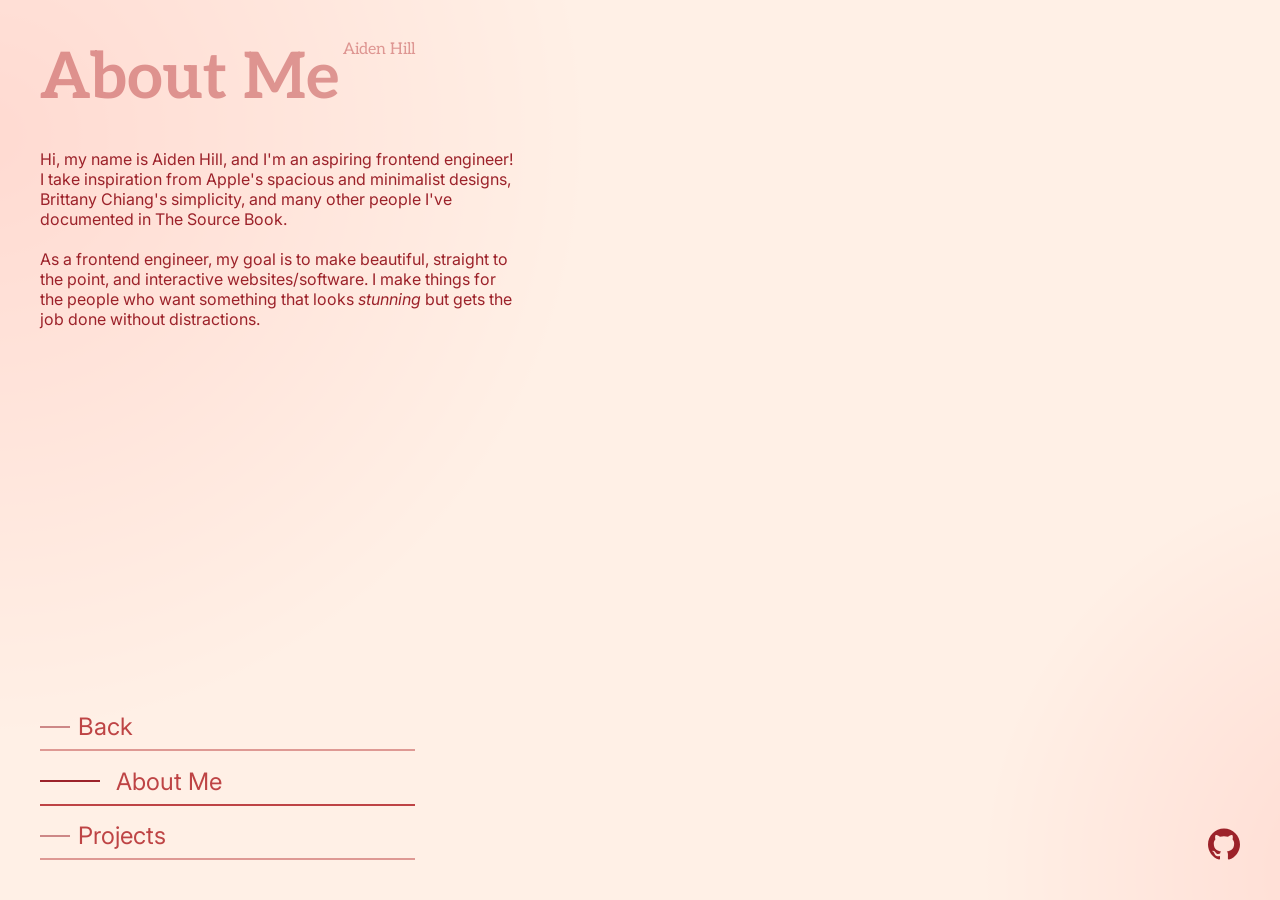
<file: pages/about-me.html>
<!DOCTYPE html>
<html lang="en">
<head>
    <style>
        @view-transition { navigation: auto; }
        .page { view-transition-name: page; }
        ::view-transition-old(page) {
            animation: fade-out 1000ms both;
        }
        ::view-transition-new(page) {
            animation: fade-in 1000ms 1500ms both;
        }
        .name { view-transition-name: name; }
        ::view-transition-group(name) {
            animation-delay: 1000ms;
            animation-duration: 500ms;
        }
        @keyframes fade-out {
            from { opacity: 1; transform: scale(100%); filter: blur(0px); }
            to { opacity: 0; transform: scale(90%); filter: blur(4px); }
        }
        @keyframes fade-in {
            from { opacity: 0; transform: scale(90%); filter: blur(4px); }
            to { opacity: 1; transform: scale(100%); filter: blur(0px); }
        }
    </style>
    <meta charset="UTF-8">
    <meta name="viewport" content="width=device-width, initial-scale=1.0">
    <link rel="stylesheet" href="../css/styles.css">
    <link rel="stylesheet" href="../css/about-me.css">
    <link rel="preconnect" href="https://fonts.googleapis.com">
    <link rel="preconnect" href="https://fonts.gstatic.com" crossorigin>
    <link href="https://fonts.googleapis.com/css2?family=Aleo:ital,wght@0,100..900;1,100..900&family=Inter:ital,opsz,wght@0,14..32,100..900;1,14..32,100..900&display=swap" rel="stylesheet">
    <title>Aiden Hill</title>
</head>
<body>
    <div class="backdrop"></div>
    <div class="page">
        <header>
            <h1>About Me</h1>
            <p class="name">Aiden Hill</p>
        </header>
        <nav>
            <ul>
                <li>
                    <a href="../index.html"><div id="back" class="line-link"><span class="line"></span>Back</div></a>
                </li>
                <li class="active">
                    <a><div id="about" class="line-link"><span class="line"></span>About Me</div></a>
                </li>
                <li>
                    <a href="./projects.html"><div id="projects" class="line-link"><span class="line"></span>Projects</div></a>
                </li>
            </ul>
        </nav>
        <div class="github logo">
            <a href="https://github.com/aiden-hill-ar" target="_blank"><svg width="32" height="32" viewBox="0 0 24 24" xmlns="http://www.w3.org/2000/svg">
                <path d="M12 .297c-6.63 0-12 5.373-12 12 0 5.303 3.438 9.8 8.205 11.385.6.113.82-.258.82-.577 0-.285-.01-1.04-.015-2.04-3.338.724-4.042-1.61-4.042-1.61C4.422 18.07 3.633 17.7 3.633 17.7c-1.087-.744.084-.729.084-.729 1.205.084 1.838 1.236 1.838 1.236 1.07 1.835 2.809 1.305 3.495.998.108-.776.417-1.305.76-1.605-2.665-.3-5.466-1.332-5.466-5.93 0-1.31.465-2.38 1.235-3.22-.135-.303-.54-1.523.105-3.176 0 0 1.005-.322 3.3 1.23.96-.267 1.98-.399 3-.405 1.02.006 2.04.138 3 .405 2.28-1.552 3.285-1.23 3.285-1.23.645 1.653.24 2.873.12 3.176.765.84 1.23 1.91 1.23 3.22 0 4.61-2.805 5.625-5.475 5.92.42.36.81 1.096.81 2.22 0 1.606-.015 2.896-.015 3.286 0 .315.21.69.825.57C20.565 22.092 24 17.592 24 12.297c0-6.627-5.373-12-12-12"/>
            </svg></a>
        </div>
        <section class="content">
            <div class="about-me">
                <p>
                    Hi, my name is Aiden Hill, and I'm an aspiring frontend engineer! I take inspiration from Apple's spacious and minimalist designs, Brittany Chiang's simplicity, and many other people I've documented in The Source Book.
                </p>
                <br>
                <p>
                    As a frontend engineer, my goal is to make beautiful, straight to the point, and interactive websites/software. I make things for the people who want something that looks <em>stunning</em> but gets the job done without distractions.
                </p>
            </div>
        </section>

    </div>
    <script src="../script.js"></script>
</body>
</html>
</file>
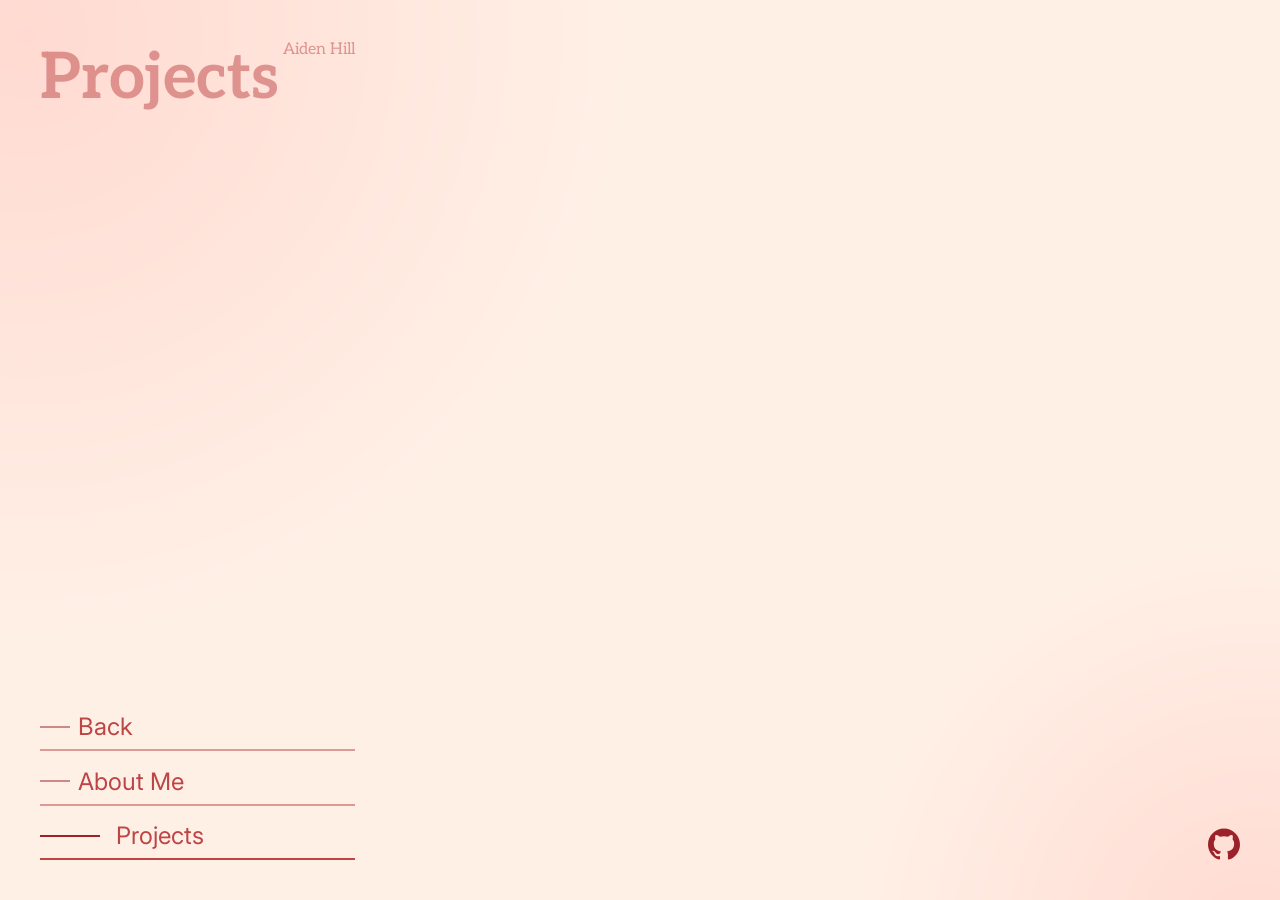
<file: pages/projects.html>
<!DOCTYPE html>
<html lang="en">
<head>
    <style>
        @view-transition { navigation: auto; }
        .page { view-transition-name: page; }
        ::view-transition-old(page) {
            animation: fade-out 1000ms both;
        }
        ::view-transition-new(page) {
            animation: fade-in 1000ms 1500ms both;
        }
        .name { view-transition-name: name; }
        ::view-transition-group(name) {
            animation-delay: 1000ms;
            animation-duration: 500ms;
        }
        @keyframes fade-out {
            from { opacity: 1; transform: scale(100%); filter: blur(0px); }
            to { opacity: 0; transform: scale(90%); filter: blur(4px); }
        }
        @keyframes fade-in {
            from { opacity: 0; transform: scale(90%); filter: blur(4px); }
            to { opacity: 1; transform: scale(100%); filter: blur(0px); }
        }
    </style>
    <meta charset="UTF-8">
    <meta name="viewport" content="width=device-width, initial-scale=1.0">
    <link rel="stylesheet" href="../css/styles.css">
    <link rel="stylesheet" href="../css/about-me.css">
    <link rel="preconnect" href="https://fonts.googleapis.com">
    <link rel="preconnect" href="https://fonts.gstatic.com" crossorigin>
    <link href="https://fonts.googleapis.com/css2?family=Aleo:ital,wght@0,100..900;1,100..900&family=Inter:ital,opsz,wght@0,14..32,100..900;1,14..32,100..900&display=swap" rel="stylesheet">
    <title>Aiden Hill</title>
</head>
<body>
    <div class="backdrop"></div>
    <div class="page">
        <header>
            <h1>Projects</h1>
            <p class="name">Aiden Hill</p>
        </header>
        <nav>
            <ul>
                <li>
                    <a href="../index.html"><div id="back" class="line-link"><span class="line"></span>Back</div></a>
                </li>
                <li>
                    <a href="./about-me.html"><div id="about" class="line-link"><span class="line"></span>About Me</div></a>
                </li>
                <li class="active">
                    <a><div id="projects" class="line-link"><span class="line"></span>Projects</div></a>
                </li>
            </ul>
        </nav>
        <div class="github logo">
            <a href="https://github.com/aiden-hill-ar" target="_blank"><svg width="32" height="32" viewBox="0 0 24 24" xmlns="http://www.w3.org/2000/svg">
                <path d="M12 .297c-6.63 0-12 5.373-12 12 0 5.303 3.438 9.8 8.205 11.385.6.113.82-.258.82-.577 0-.285-.01-1.04-.015-2.04-3.338.724-4.042-1.61-4.042-1.61C4.422 18.07 3.633 17.7 3.633 17.7c-1.087-.744.084-.729.084-.729 1.205.084 1.838 1.236 1.838 1.236 1.07 1.835 2.809 1.305 3.495.998.108-.776.417-1.305.76-1.605-2.665-.3-5.466-1.332-5.466-5.93 0-1.31.465-2.38 1.235-3.22-.135-.303-.54-1.523.105-3.176 0 0 1.005-.322 3.3 1.23.96-.267 1.98-.399 3-.405 1.02.006 2.04.138 3 .405 2.28-1.552 3.285-1.23 3.285-1.23.645 1.653.24 2.873.12 3.176.765.84 1.23 1.91 1.23 3.22 0 4.61-2.805 5.625-5.475 5.92.42.36.81 1.096.81 2.22 0 1.606-.015 2.896-.015 3.286 0 .315.21.69.825.57C20.565 22.092 24 17.592 24 12.297c0-6.627-5.373-12-12-12"/>
            </svg></a>
        </div>
        <section class="content">
            
        </section>

    </div>
    <script src="../script.js"></script>
</body>
</html>
</file>
<file: css/styles.css>
* {
    margin: 0;
    padding: 0;
    box-sizing: border-box;
    font-family: "Inter";
}

h1, h2, h3,
p, a {
color: var(--theme-text);
}
h1, h2, h3 {
    font-family: "Aleo";
}
a {
    text-decoration: none;
}
.name {
    font-family: "Aleo";
}

.logo.hover {
    transform: rotate(30deg);
    transition: transform var(--hover-s);
}

:root {
    --background-gradient: oklch(0.741 0.144 0);

    --background-color: oklch(0.964 0.021 56);

    --red: oklch(0.757 0.157 23.239);
    --orange: oklch(0.757 0.157 68.028);
    --green: oklch(0.757 0.157 140.704);
    --blue: oklch(0.757 0.157 220.986);
    
    --theme: var(--red);
    --theme-text: oklch(from var(--theme) calc(l - 0.2) calc(c * 1) h);
    --theme-text-transparent: oklch(from var(--theme) calc(l - 0.2) calc(c * 1) h / 0.5);

    --thick-spring: linear(0, 0.002 0.2%, 0.008 0.4%, 0.029 0.8%, 0.073 1.3%, 0.13 1.8%, 0.258 2.7%, 0.686 5.4%, 0.807 6.3%, 0.908 7.2%, 0.987 8.1%, 1.051 9.1%, 1.091 10.1%, 1.103 10.6%, 1.112 11.2%, 1.115 11.7%, 1.116 12.2%, 1.112 12.8%, 1.106 13.4%, 1.089 14.5%, 1.033 17.6%, 1.007 19.5%, 0.993 21.2%, 0.987 23.1%, 0.987 25%, 0.998 30.9%, 1.001 35%, 1 46.8%, 1);
    --ease-in: cubic-bezier(0.11, 0, 0.5, 0);
    --ease-out: cubic-bezier(0.5, 1, 0.89, 1);


    --hover-s: var(--hover-s-duration) var(--hover-s-timing-function);
    --hover-s-duration: 900ms;
    --hover-s-timing-function: var(--thick-spring);

    --release-s: var(--release-s-duration) var(--release-s-timing-function);
    --release-s-duration: 1400ms;
    --release-s-timing-function: var(--thick-spring);


    --hover-e: var(--hover-e-duration) var(--hover-e-timing-function);
    --hover-e-duration: 100ms;
    --hover-e-timing-function: var(--ease-out);

    --release-e: var(--release-e-duration) var(--release-e-timing-function);
    --release-e-duration: 200ms;
    --release-e-timing-function: var(--ease-in);
}

html,
body {
    background-color: var(--background-color);
    scrollbar-color: oklch(from var(--theme) calc(l - 0.2) calc(c * 0.8) h) oklch(from var(--theme) calc(l - 0.5) calc(c * 0.5) h);
}
body {
    position: relative;
    min-height: 100vh;
    scroll-behavior: smooth;
}

/* -------------------------------- backdrop -------------------------------- */

@property --x1 {
    syntax: "<length>";
    initial-value: 10vw;
    inherits: false;
}
@property --y1 {
    syntax: "<length>";
    initial-value: 10vh;
    inherits: false;
}
@property --x2 {
    syntax: "<length>";
    initial-value: 100vw;
    inherits: false;
}
@property --y2 {
    syntax: "<length>";
    initial-value: 100vh;
    inherits: false;
}

.backdrop {
    transition-property: --x1, --y1, --x2, --y2;
    transition-timing-function: var(--ease-in);
    transition-duration: 5s;
    position: absolute;
    width: 100%;
    height: 100%;
    background: radial-gradient(
        600px at var(--x1) var(--y1),
        var(--theme),
        oklch(from var(--theme) l c h / 0) 100%
        
    ),
    radial-gradient(
        400px at var(--x2) var(--y2),
        var(--theme),
        oklch(from var(--theme) l c h / 0) 100%
    );
    z-index: 0;
}
.backdrop::after {
    content: "";
    position: absolute;
    width: 100%;
    height: 100%;
    top: 0;
    left: 0;
    background-color: var(--background-color);
    opacity: 0.8;
}

/* ---------------------------------- page ---------------------------------- */

.page {
    position: relative;
    display: grid;
    grid-template-columns: minmax(min-content, max-content) 1fr minmax(min-content, max-content);
    grid-template-rows: minmax(min-content, max-content) 1fr minmax(min-content, max-content);
    padding: 24px;
    padding-bottom: max(24px, calc(env(safe-area-inset-bottom) + 24px));
    min-height: 100vh;
    z-index: 1;
}

/* ------------------------------ header & nav ------------------------------ */

header,
nav {
    margin: 16px;
}

/* --------------------------------- header --------------------------------- */

header {
    position: relative;
    display: flex;
    flex-wrap: wrap;
    align-self: start;
    width: fit-content;
    gap: 0 4px;
    color: var(--theme-text);
}
h1 {
    font-size: 4rem;
}

/* ----------------------------------- nav ---------------------------------- */

nav {
    grid-row: 3 / 4;
    align-self: end;
}
nav li {
    font-size: 1.5rem;
    font-weight: 400;
    color: var(--theme-text);
    border-bottom: 2px solid oklch(from var(--theme-text) l c h / 0.5);
    padding: 8px 0;
    list-style-type: none;
    transition: border-bottom var(--release-e);
}
li span.line {
    display: inline-block;
    width: 30px;
    height: 2px;
    background-color: oklch(from var(--theme-text) calc(l - 0.1) c h / 0.5);
    transition-property: width, background-color;
    transition-duration: var(--release-s-duration);
    transition-timing-function: var(--release-s-timing-function);
}
li .line-link {
    display: flex;
    align-items: center;
    gap: 8px;
    width: fit-content;
    cursor: pointer;
    transition: gap var(--release-s);
}
li a {
    display: inline-block;
    width: fit-content;
}

@media (hover: hover) {
    li:hover {
        border-bottom: 2px solid oklch(from var(--theme-text) l c h);
        transition: border-bottom var(--hover-e);
    }
    li .line-link:hover {
        gap: 16px;
        transition: gap var(--hover-s);
    }
    .line-link:hover span.line {
        width: 60px;
        background-color: oklch(from var(--theme-text) calc(l - 0.1) c h);
        transition-duration: var(--hover-s-duration);
        transition-timing-function: var(--hover-s-timing-function);
    }
}
li.active {
    border-bottom: 2px solid oklch(from var(--theme-text) l c h);
    transition: border-bottom var(--hover-s);
}
li.active .line-link {
    gap: 16px;
    transition: gap var(--hover-s);
}
li.active .line-link span.line {
    width: 60px;
    background-color: oklch(from var(--theme-text) calc(l - 0.1) c h);
    transition-duration: var(--hover-s-duration);
    transition-timing-function: var(--hover-s-timing-function);
}

.github.logo {
    grid-column: 3 / 4;
    grid-row: 3 / 4;
    align-self: end;
    width: 32px;
    height: 32px;
    margin: 16px;
    fill: oklch(from var(--theme) calc(l - 0.3) c h);
    transition: transform var(--release-s);
}

/* ---------------------------------- info ---------------------------------- */

.content {
    grid-column: 1 / 4;
    grid-row: 2 / 3;
    display: flex;
    margin: 16px;
}

/* ------------------------------ info content ------------------------------ */

.content p {
    max-width: 30rem;
    color: oklch(from var(--theme-text) calc(l - 0.1) c h);
}

/* --------------------------------- @media --------------------------------- */

@media screen and (width <= 750px) {
    .about-me {
        grid-column: 1 / 2;
    }
}

@media screen and (width <= 460px) {
    .page {
        padding: 8px;
    }
    .backdrop {
        background: radial-gradient(
            600px at var(--x1) var(--y1),
            var(--theme),
            oklch(from var(--theme) l c h / 0) 100%
            
        );
    }
}
</file>
<file: css/about-me.css>
/* --------------------------------- header --------------------------------- */

header h1,
header p {
    color: var(--theme-text-transparent);
}

/* --------------------------------- @media --------------------------------- */

@media screen and (width <= 900px) {
    .about-me {
        display: flex;
    }
    .about-me p:first-child {
        margin-right: 16px;
    }
    .about-me p:last-child {
        margin-left: 16px;
    }
}
@media screen and (width <= 700px) {
    .about-me {
        display: block;
    }
    .about-me p:first-child {
        margin-right: 0;
    }
    .about-me p:last-child {
        margin-left: 0;
    }
}

@media screen and (width <= 460px) {
    nav li:not(:first-child) {
        padding: 4px;
        font-size: 1rem;
    }
}
@media screen and (height <= 500px) {
    header {
        margin: 8px;
    }
    nav {
        margin: 8px;
    }
    .content {
        margin: 8px;
    }
    nav li:not(:first-child) {
        padding: 4px;
        font-size: 1rem;
    }
}

/* ----------------------------- view transition ---------------------------- */

@view-transition { navigation: auto; }
.page { view-transition-name: page; }
::view-transition-old(page) {
    animation: fade-out 1000ms both;
}
::view-transition-new(page) {
    animation: fade-in 1000ms 1500ms both;
}
.name { view-transition-name: name; }
::view-transition-group(name) {
    animation-delay: 1000ms;
    animation-duration: 500ms;
}
@keyframes fade-out {
    from { opacity: 1; transform: scale(100%); filter: blur(0px); }
    to { opacity: 0; transform: scale(90%); filter: blur(4px); }
}
@keyframes fade-in {
    from { opacity: 0; transform: scale(90%); filter: blur(4px); }
    to { opacity: 1; transform: scale(100%); filter: blur(0px); }
}
</file>
